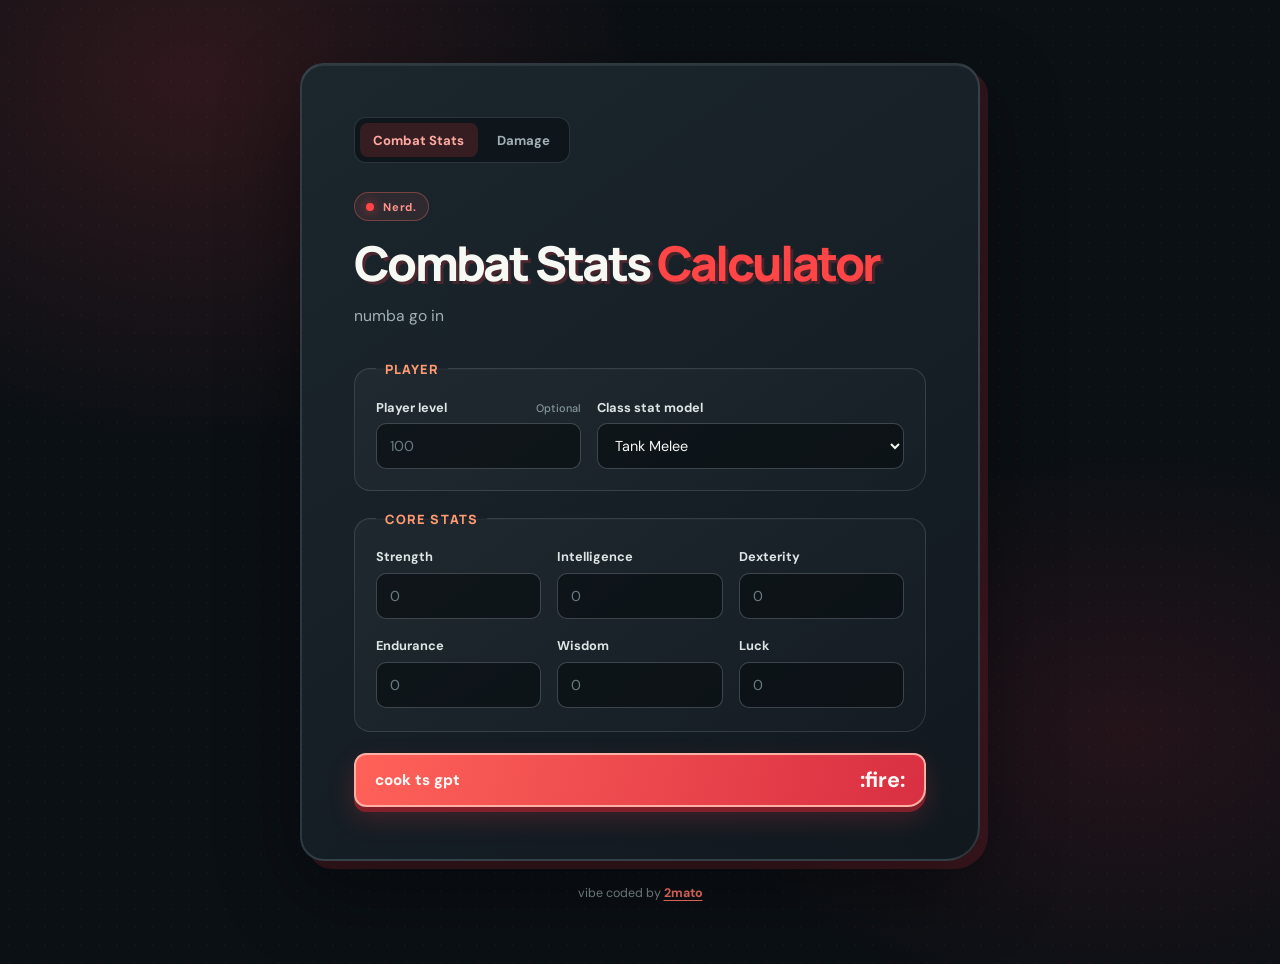
<file: index.html>
<!DOCTYPE html>
<html lang="en">
  <head>
    <meta charset="UTF-8" />
    <meta name="viewport" content="width=device-width, initial-scale=1.0" />
    <title>Combat Stats | AQW Calculator</title>
    <link rel="preconnect" href="https://fonts.googleapis.com" />
    <link rel="preconnect" href="https://fonts.gstatic.com" crossorigin />
    <link
      href="https://fonts.googleapis.com/css2?family=DM+Sans:wght@400;500;600;700&family=Manrope:wght@500;600;700;800&display=swap"
      rel="stylesheet"
    />
    <link rel="icon" href="wilted rose.png" />
    <link rel="stylesheet" href="style.css" />
  </head>
  <body>
    <main class="app-shell">
      <nav class="section-nav" aria-label="Calculator sections">
        <a class="active" href="index.html" aria-current="page">Combat Stats</a>
        <a href="damage.html">Damage</a>
      </nav>

      <header class="app-header">
        <p class="eyebrow"><span></span> Nerd.</p>
        <h1>Combat Stats <span>Calculator</span></h1>
        <p class="app-description">numba go in</p>
      </header>

      <form id="stats-form">
        <fieldset class="player-section">
          <legend>Player</legend>

          <div class="field">
            <label for="playerLvl">Player level <span class="optional">Optional</span></label>
            <input type="number" id="playerLvl" name="playerLvl" min="1" step="1" placeholder="100" />
          </div>

          <div class="field">
            <label for="stat-model">Class stat model</label>
            <select id="stat-model" name="statModel">
              <option value="meleeTank">Tank Melee</option>
              <option value="meleeDodge">Dodge Melee</option>
              <option value="meleePower">Power Melee</option>
              <option value="casterOffensive">Offensive Caster</option>
              <option value="casterDefensive">Defensive Caster</option>
              <option value="casterPower">Power Caster</option>
              <option value="hybridFull">Full Hybrid</option>
              <option value="hybridLuck">Luck Hybrid</option>
            </select>
          </div>
        </fieldset>

        <fieldset class="core-section">
          <legend>Core Stats</legend>
          <div class="stats-grid">
            <div class="field">
              <label for="str">Strength</label>
              <input type="number" step="any" id="str" name="str" placeholder="0" />
            </div>
            <div class="field">
              <label for="int">Intelligence</label>
              <input type="number" step="any" id="int" name="int" placeholder="0" />
            </div>
            <div class="field">
              <label for="dex">Dexterity</label>
              <input type="number" step="any" id="dex" name="dex" placeholder="0" />
            </div>
            <div class="field">
              <label for="end">Endurance</label>
              <input type="number" step="any" id="end" name="end" placeholder="0" />
            </div>
            <div class="field">
              <label for="wis">Wisdom</label>
              <input type="number" step="any" id="wis" name="wis" placeholder="0" />
            </div>
            <div class="field">
              <label for="luck">Luck</label>
              <input type="number" step="any" id="luck" name="luck" placeholder="0" />
            </div>
          </div>
        </fieldset>

        <button type="submit"><span>cook ts gpt</span><span aria-hidden="true">:fire:</span></button>
      </form>
    </main>
    <script src="app.js" defer></script>
    <footer class="app-footer">
      <p>
        vibe coded by <a href="https://github.com/0mato" target="_blank" rel="noopener noreferrer">2mato</a>
      </p>
    </footer>
  </body>
</html>
</file>
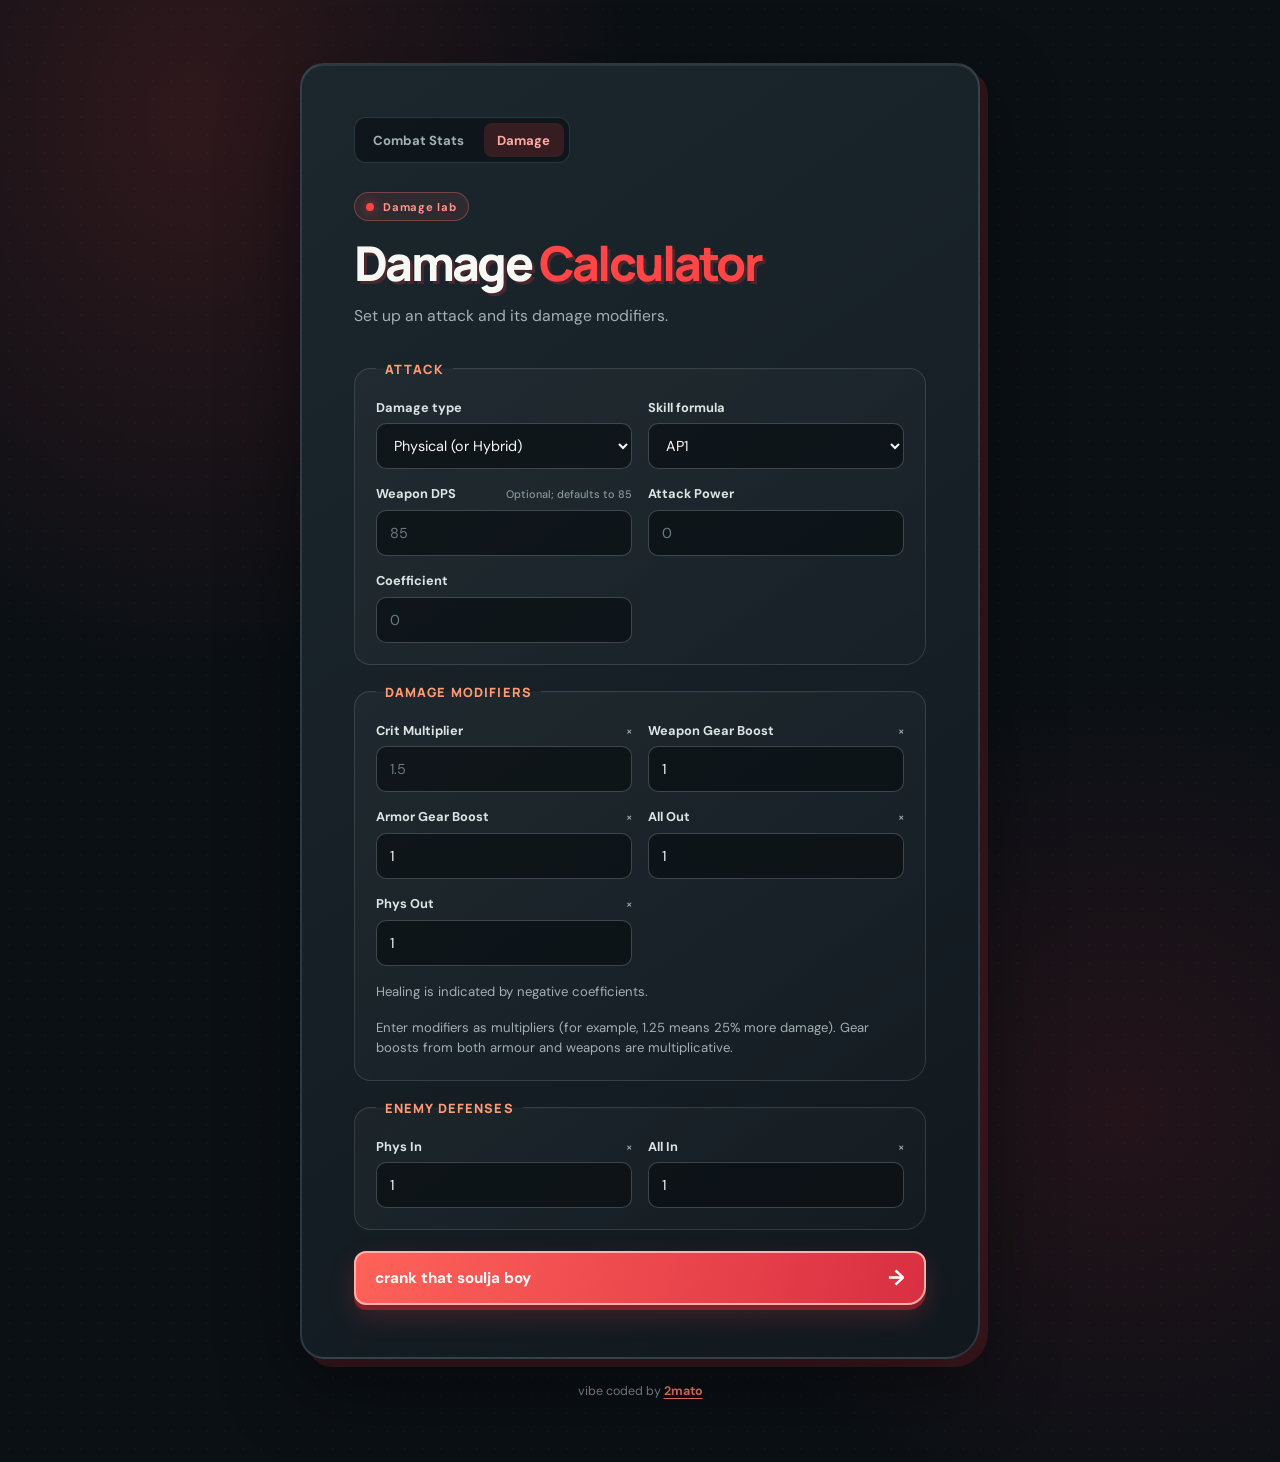
<file: damage.html>
<!DOCTYPE html>
<html lang="en">
  <head>
    <meta charset="UTF-8" />
    <meta name="viewport" content="width=device-width, initial-scale=1.0" />
    <title>Damage Calculator | AQW Calculator</title>
    <link rel="preconnect" href="https://fonts.googleapis.com" />
    <link rel="preconnect" href="https://fonts.gstatic.com" crossorigin />
    <link
      href="https://fonts.googleapis.com/css2?family=DM+Sans:wght@400;500;600;700&family=Manrope:wght@500;600;700;800&display=swap"
      rel="stylesheet"
    />
    <link rel="icon" href="wilted rose.png" />
    <link rel="stylesheet" href="style.css" />
    <script src="damage.js" defer></script>
  </head>
  <body>
    <main class="app-shell damage-shell">
      <nav class="section-nav" aria-label="Calculator sections">
        <a href="index.html">Combat Stats</a>
        <a class="active" href="damage.html" aria-current="page">Damage</a>
      </nav>

      <header class="app-header">
        <p class="eyebrow"><span></span> Damage lab</p>
        <h1>Damage <span>Calculator</span></h1>
        <p class="app-description">Set up an attack and its damage modifiers.</p>
      </header>

      <form class="damage-form" id="damage-form">
        <fieldset>
          <legend>Attack</legend>
          <div class="damage-grid">
            <div class="field">
              <label for="damage-type">Damage type</label>
              <select id="damage-type" name="damageType">
                <option value="physical">Physical (or Hybrid)</option>
                <option value="magical">Magical</option>
                <option value="true">True</option>
                <option value="dot">DoT </option>
              </select>
            </div>
            <div class="field" id="damage-formula-field">
              <label for="damage-formula">Skill formula</label>
              <select id="damage-formula" name="damageFormula">
                <option value="AP1">AP1</option>
                <option value="AP2">AP2</option>
                <option value="SP1">SP1</option>
                <option value="SP2">SP2</option>
                <option value="APSP1">APSP1</option>
                <option value="APSP2">APSP2</option>
              </select>
            </div>
            <div class="field" id="dot-function-type-field" hidden>
              <label for="dot-function-type">DoT Function</label>
              <select id="dot-function-type" name="dotFunctionType">
                <option value="AP1">AP1</option>
                <option value="AP2">AP2</option>
                <option value="SP1">SP1</option>
                <option value="SP2">SP2</option>
                <option value="hp">HP%</option>
                <option value="fixed">Fixed Number</option>
              </select>
            </div>
            <div class="field" id="weapon-dps-field">
              <label for="weapon-dps">Weapon DPS <span class="optional">Optional; defaults to 85</span></label>
              <input type="number" id="weapon-dps" name="weaponDps" min="0" step="any" placeholder="85" />
            </div>
            <div class="field" id="attack-power-field">
              <label for="attack-power">Attack Power</label>
              <input type="number" id="attack-power" name="attackPower" min="0" step="any" placeholder="0" required />
            </div>
            <div class="field" id="spell-power-field">
              <label for="spell-power">Spell Power</label>
              <input type="number" id="spell-power" name="spellPower" min="0" step="any" placeholder="0" required />
            </div>
            <div class="field" id="coefficient-field">
              <label for="coefficient">Coefficient</label>
              <input type="number" id="coefficient" name="coefficient" step="any" placeholder="0" required />
            </div>
            <div class="field" id="dot-attack-power-field" hidden>
              <label for="dot-attack-power">Attack Power</label>
              <input type="number" id="dot-attack-power" name="dotAttackPower" min="0" step="any" placeholder="0" />
            </div>
            <div class="field" id="dot-spell-power-field" hidden>
              <label for="dot-spell-power">Spell Power</label>
              <input type="number" id="dot-spell-power" name="dotSpellPower" min="0" step="any" placeholder="0" />
            </div>
            <div class="field" id="dot-max-hp-field" hidden>
              <label for="dot-max-hp">Max HP</label>
              <input type="number" id="dot-max-hp" name="dotMaxHp" min="0" step="any" placeholder="0" />
            </div>
            <div class="field" id="dot-fixed-number-field" hidden>
              <label for="dot-fixed-number">Fixed Number</label>
              <input type="number" id="dot-fixed-number" name="dotFixedNumber" step="any" placeholder="0" />
            </div>
            <div class="field" id="dot-duration-field" hidden>
              <label for="dot-duration">Aura Duration <span class="unit-label">seconds</span></label>
              <input type="number" id="dot-duration" name="dotDuration" min="1" step="any" placeholder="0" />
            </div>
            <div class="field" id="dot-seconds-per-tick-field" hidden>
              <label for="dot-seconds-per-tick">Seconds per Tick</label>
              <input type="number" id="dot-seconds-per-tick" name="dotSecondsPerTick" min="1" step="any" placeholder="1" />
            </div>
            <div class="field" id="dot-max-stacks-field" hidden>
              <label for="dot-max-stacks">Aura Max Stacks</label>
              <input type="number" id="dot-max-stacks" name="dotMaxStacks" min="1" step="1" value="1" />
            </div>
            <div class="field" id="dot-current-stacks-field" hidden>
              <label for="dot-current-stacks">Current Stacks <span class="optional">Optional; defaults to 1</span></label>
              <input type="number" id="dot-current-stacks" name="dotCurrentStacks" min="1" step="1" value="1" />
            </div>
          </div>
        </fieldset>

        <fieldset id="damage-modifiers-fieldset">
          <legend>Damage modifiers</legend>
          <div class="damage-grid" id="standard-damage-modifiers">
            <div class="field" id="crit-multiplier-field">
              <label for="crit-multiplier">Crit Multiplier <span class="unit-label">×</span></label>
              <input type="number" id="crit-multiplier" name="critMultiplier" min="0" step="any" placeholder="1.5" required />
            </div>
            <div class="field" id="weapon-boost-field">
              <label for="weapon-boost">Weapon Gear Boost <span class="unit-label">×</span></label>
              <input type="number" id="weapon-boost" name="weaponBoost" step="any" value="1" />
            </div>
            <div class="field" id="armor-boost-field">
              <label for="armor-boost">Armor Gear Boost <span class="unit-label">×</span></label>
              <input type="number" id="armor-boost" name="armorBoost" step="any" value="1" />
            </div>
            <div class="field" id="all-out-field">
              <label for="all-out">All Out <span class="unit-label">×</span></label>
              <input type="number" id="all-out" name="allOut" step="any" value="1" />
            </div>
            <div class="field" id="phys-out-field">
              <label for="phys-out">Phys Out <span class="unit-label">×</span></label>
              <input type="number" id="phys-out" name="physOut" step="any" value="1" />
            </div>
            <div class="field" id="mag-out-field" hidden>
              <label for="mag-out">Mag Out <span class="unit-label">×</span></label>
              <input type="number" id="mag-out" name="magOut" step="any" value="1" />
            </div>
          </div>
          <div class="damage-modifier-group" id="dot-static-group" hidden>
            <h3>Snapshotted stats</h3>
            <div class="damage-grid">
              <div class="field">
                <label for="dot-static-all-out">Static All Out <span class="unit-label">×</span></label>
                <input type="number" id="dot-static-all-out" name="dotStaticAllOut" step="any" value="1" />
              </div>
              <div class="field">
                <label for="dot-out">Static DoT Out <span class="unit-label">×</span></label>
                <input type="number" id="dot-out" name="dotOut" step="any" value="1" />
              </div>
            </div>
          </div>
          <div class="damage-modifier-group" id="dot-dynamic-group" hidden>
            <h3>Dynamic modifiers for each tick</h3>
            <div class="damage-grid">
              <div class="field">
                <label for="dot-dynamic-all-out">Dynamic All Out <span class="unit-label">×</span></label>
                <input type="number" id="dot-dynamic-all-out" name="dotDynamicAllOut" step="any" value="1" />
              </div>
              <div class="field">
                <label for="dot-mag-out">Mag Out <span class="unit-label">×</span></label>
                <input type="number" id="dot-mag-out" name="dotMagOut" step="any" value="1" />
              </div>
            </div>
          </div>
          <p class="damage-type-note" id="healing-sign-note">A negative coefficient automatically indicates healing; no separate heal selection is needed.</p>
          <p class="damage-type-note" id="damage-modifier-help">Enter modifiers as multipliers (for example, 1.25 means 25% more damage). A value of 1 is neutral. Weapon and Armor Gear Boosts multiply together for Physical and Magical damage.</p>
          <p class="damage-type-note" id="damage-type-note" aria-live="polite"></p>
        </fieldset>

        <fieldset id="enemy-defenses-fieldset">
          <legend>Enemy defenses</legend>
          <div class="damage-grid">
            <div class="field" id="phys-in-field">
              <label for="phys-in">Phys In <span class="unit-label">×</span></label>
              <input type="number" id="phys-in" name="physIn" step="any" value="1" />
            </div>
            <div class="field" id="mag-in-field" hidden>
              <label for="mag-in">Mag In <span class="unit-label">×</span></label>
              <input type="number" id="mag-in" name="magIn" step="any" value="1" />
            </div>
            <div class="field" id="all-in-field">
              <label for="all-in">All In <span class="unit-label">×</span></label>
              <input type="number" id="all-in" name="allIn" step="any" value="1" />
            </div>
            <div class="field" id="dot-in-field" hidden>
              <label for="dot-in">DoT In <span class="unit-label">×</span></label>
              <input type="number" id="dot-in" name="dotIn" step="any" value="1" />
            </div>
            <div class="field" id="dot-all-in-field" hidden>
              <label for="dot-all-in">All In <span class="unit-label">×</span></label>
              <input type="number" id="dot-all-in" name="dotAllIn" step="any" value="1" />
            </div>
          </div>
        </fieldset>

        <fieldset id="healing-modifiers-fieldset" hidden>
          <legend>Healing modifiers</legend>
          <div class="damage-grid">
            <div class="field">
              <label for="heal-in">Heal In <span class="unit-label">×</span></label>
              <input type="number" id="heal-in" name="healIn" step="any" value="1" />
            </div>
            <div class="field">
              <label for="heal-out">Heal Out <span class="unit-label">×</span></label>
              <input type="number" id="heal-out" name="healOut" step="any" value="1" />
            </div>
          </div>
        </fieldset>

        <button type="submit"><span>crank that soulja boy</span><span aria-hidden="true">→</span></button>
      </form>

      <section class="damage-result" id="damage-result" aria-live="polite" hidden>
        <p class="damage-result-label" id="damage-result-label"></p>
        <div class="damage-result-values">
          <div class="damage-result-item">
            <p class="damage-result-kind" id="damage-result-non-crit-label">Non-Crit</p>
            <p class="damage-result-value" id="damage-result-non-crit"></p>
          </div>
          <div class="damage-result-item" id="damage-result-crit-item">
            <p class="damage-result-kind">Crit</p>
            <p class="damage-result-value" id="damage-result-crit"></p>
          </div>
        </div>
        <p class="damage-rounding-warning">note: rounding in aqw is gay so this may be slightly off</p>
      </section>
      <section class="damage-formula-note" id="dot-formula-note" aria-live="polite" hidden>
        <p><strong id="pending-formula-title"></strong> <span id="pending-formula-description"></span></p>
      </section>
    </main>
    <footer class="app-footer">
      <p>
        vibe coded by <a href="https://github.com/0mato" target="_blank" rel="noopener noreferrer">2mato</a>
      </p>
    </footer>
  </body>
</html>
</file>
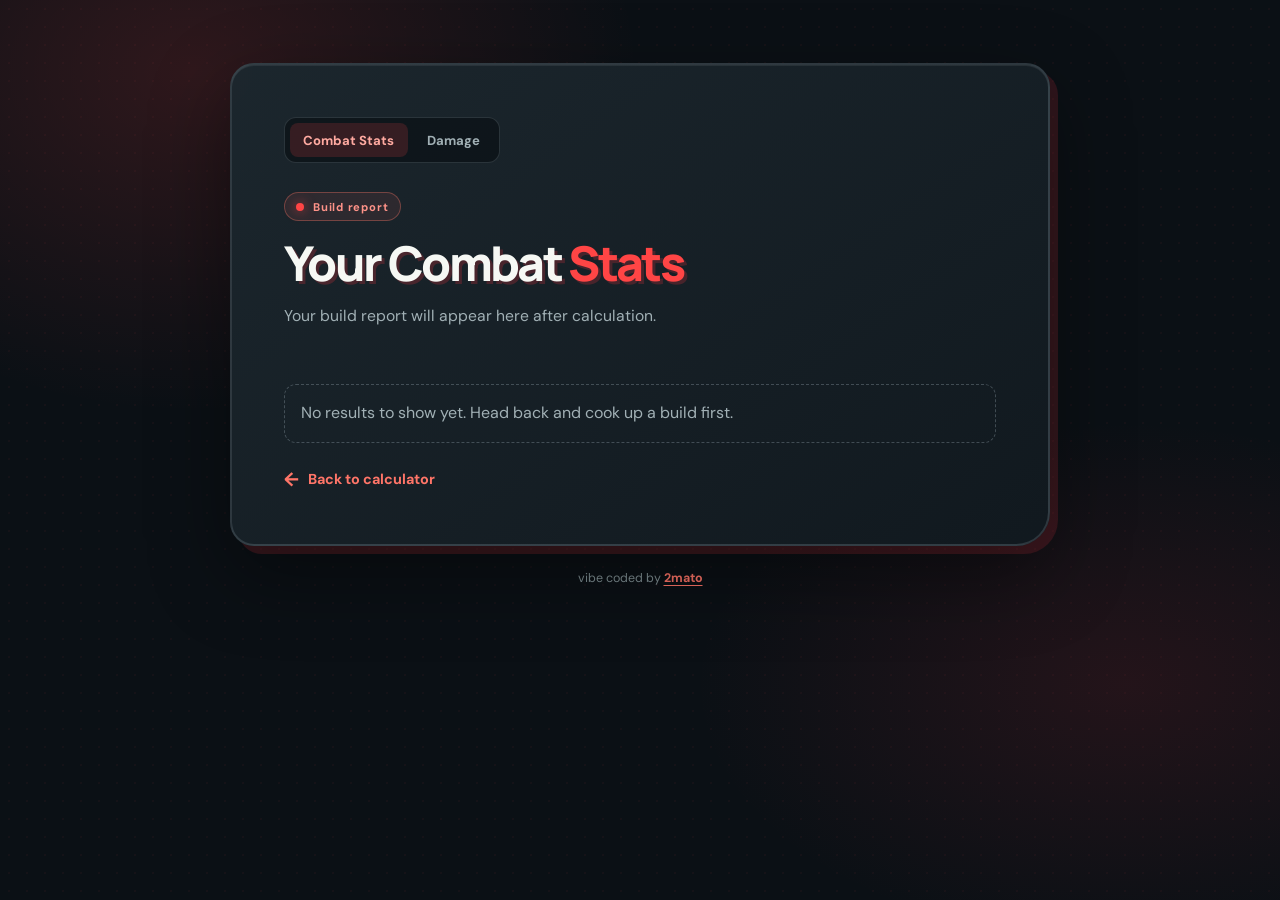
<file: results.html>
<!DOCTYPE html>
<html lang="en">
  <head>
    <meta charset="UTF-8" />
    <meta name="viewport" content="width=device-width, initial-scale=1.0" />
    <title>Results | AQW Calculator</title>
    <link rel="preconnect" href="https://fonts.googleapis.com" />
    <link rel="preconnect" href="https://fonts.gstatic.com" crossorigin />
    <link
      href="https://fonts.googleapis.com/css2?family=DM+Sans:wght@400;500;600;700&family=Manrope:wght@500;600;700;800&display=swap"
      rel="stylesheet"
    />
    <link rel="icon" href="wilted rose.png" />
    <link rel="stylesheet" href="style.css" />
    <script src="results.js" defer></script>
  </head>
  <body>
    <main class="app-shell results-shell">
      <nav class="section-nav" aria-label="Calculator sections">
        <a class="active" href="index.html" aria-current="page">Combat Stats</a>
        <a href="damage.html">Damage</a>
      </nav>

      <header class="app-header">
        <p class="eyebrow"><span></span> Build report</p>
        <h1>Your Combat <span>Stats</span></h1>
        <p class="app-description" id="result-summary">Crunching the numbers...</p>
      </header>

      <section class="results-grid" id="results-grid" aria-label="Calculated combat stats"></section>

      <section class="empty-state" id="empty-state" hidden>
        <p>No results to show yet. Head back and cook up a build first.</p>
      </section>

      <a class="back-link" href="index.html"><span aria-hidden="true">←</span> Back to calculator</a>
    </main>
    <footer class="app-footer">
      <p>
        vibe coded by <a href="https://github.com/0mato" target="_blank" rel="noopener noreferrer">2mato</a>
      </p>
    </footer>
  </body>
</html>
</file>
<file: style.css>
:root {
  color-scheme: dark;
  font-family: "DM Sans", sans-serif;
  font-synthesis: none;
  text-rendering: optimizeLegibility;
  -webkit-font-smoothing: antialiased;
  -moz-osx-font-smoothing: grayscale;
  --page: #0b1015;
  --surface: #151d24;
  --surface-raised: #202b33;
  --border: rgba(184, 201, 211, 0.17);
  --border-strong: rgba(184, 201, 211, 0.28);
  --text: #f6f8f4;
  --muted: #a1b0b5;
  --ember: #ff7568;
  --notuglycolour: #ff4545;
  --teal: #c92d3a;
  --orange: #ff9a72;
}

* {
  box-sizing: border-box;
}

body {
  min-width: 320px;
  min-height: 100vh;
  margin: 0;
  padding: clamp(2rem, 7vh, 5.5rem) 1.25rem;
  color: var(--text);
  background:
    radial-gradient(ellipse at 15% 8%, rgba(255, 69, 69, 0.15), transparent 28rem),
    radial-gradient(ellipse at 88% 76%, rgba(201, 45, 58, 0.13), transparent 27rem),
    radial-gradient(circle at 50% 50%, rgba(255, 95, 95, 0.04) 1px, transparent 1.5px),
    var(--page);
  background-size: auto, auto, 18px 18px, auto;
}

.app-shell {
  position: relative;
  width: min(100%, 680px);
  margin: 0 auto;
  padding: clamp(1.5rem, 5vw, 3.25rem);
  border: 2px solid var(--border);
  border-radius: 24px 24px 34px 24px;
  background:
    linear-gradient(145deg, rgba(28, 39, 46, 0.98), rgba(17, 25, 31, 0.99));
  box-shadow:
    8px 8px 0 rgba(201, 45, 58, 0.18),
    0 28px 80px rgba(0, 0, 0, 0.42),
    inset 0 1px rgba(255, 255, 255, 0.07);
}

.app-header {
  margin-bottom: 2rem;
}

.section-nav {
  display: inline-flex;
  gap: 0.35rem;
  margin-bottom: 1.8rem;
  padding: 0.3rem;
  border: 1px solid var(--border);
  border-radius: 12px;
  background: rgba(7, 12, 16, 0.55);
}

.section-nav a {
  padding: 0.55rem 0.85rem;
  border-radius: 8px;
  color: var(--muted);
  font-size: 0.82rem;
  font-weight: 700;
  text-decoration: none;
  transition: color 160ms ease, background-color 160ms ease;
}

.section-nav a:hover {
  color: var(--text);
}

.section-nav a.active {
  background: rgba(255, 69, 69, 0.16);
  color: #ffaaa1;
}

.eyebrow {
  display: inline-flex;
  align-items: center;
  gap: 0.55rem;
  margin: 0 0 1rem;
  padding: 0.42rem 0.7rem;
  border: 1px solid color-mix(in srgb, var(--ember) 34%, transparent);
  border-radius: 999px;
  background: color-mix(in srgb, var(--ember) 9%, transparent);
  color: color-mix(in srgb, var(--ember) 78%, white);
  font-size: 0.7rem;
  font-weight: 700;
  letter-spacing: 0.07em;
}

.eyebrow span {
  width: 8px;
  height: 8px;
  border-radius: 50%;
  background: var(--notuglycolour);
  box-shadow: 0 0 12px rgba(255, 69, 69, 0.75);
}

h1 {
  max-width: 600px;
  margin: 0;
  font-family: "Manrope", sans-serif;
  font-size: clamp(2rem, 6vw, 3rem);
  font-weight: 800;
  letter-spacing: -0.055em;
  line-height: 1.08;
  text-shadow: 3px 3px 0 rgba(201, 45, 58, 0.28);
}

h1 span {
  color: var(--notuglycolour);
}

.app-description {
  margin: 0.85rem 0 0;
  color: var(--muted);
  font-size: 0.98rem;
  line-height: 1.6;
}

.app-description strong {
  color: var(--orange);
}

#stats-form {
  display: grid;
  gap: 1.15rem;
}

fieldset {
  min-width: 0;
  margin: 0;
  padding: 1.3rem;
  border: 1px solid var(--border);
  border-radius: 16px 16px 21px 16px;
  background: linear-gradient(145deg, rgba(255, 255, 255, 0.035), rgba(255, 255, 255, 0.012));
  box-shadow: inset 0 1px rgba(255, 255, 255, 0.025);
}

legend {
  padding: 0 0.55rem;
  color: var(--orange);
  font-family: "Manrope", sans-serif;
  font-size: 0.8rem;
  font-weight: 800;
  letter-spacing: 0.09em;
  text-transform: uppercase;
}

.player-section {
  display: grid;
  grid-template-columns: 0.8fr 1.2fr;
  gap: 1rem;
}

.core-section {
  padding-bottom: 1.45rem;
}

.stats-grid {
  display: grid;
  grid-template-columns: repeat(3, minmax(0, 1fr));
  gap: 1.15rem 1rem;
}

.field {
  display: grid;
  align-content: start;
  gap: 0.48rem;
  min-width: 0;
}

label {
  display: flex;
  align-items: baseline;
  justify-content: space-between;
  gap: 0.5rem;
  color: #dce5e4;
  font-size: 0.8rem;
  font-weight: 700;
}

.optional {
  color: #84979b;
  font-size: 0.68rem;
  font-weight: 500;
}

input,
select {
  width: 100%;
  min-width: 0;
  height: 46px;
  padding: 0 0.8rem;
  border: 1px solid var(--border-strong);
  border-radius: 10px;
  outline: none;
  background-color: rgba(7, 12, 16, 0.62);
  color: var(--text);
  font: inherit;
  font-size: 0.9rem;
  transition: border-color 160ms ease, box-shadow 160ms ease, background-color 160ms ease;
}

input::placeholder {
  color: #697c82;
}

select {
  cursor: pointer;
}

input:hover,
select:hover {
  border-color: rgba(255, 69, 69, 0.72);
}

input:focus,
select:focus {
  border-color: var(--notuglycolour);
  background-color: rgba(7, 12, 16, 0.88);
  box-shadow: 0 0 0 3px rgba(255, 69, 69, 0.18);
}

button[type="submit"] {
  display: flex;
  align-items: center;
  justify-content: space-between;
  min-height: 54px;
  margin-top: 0.15rem;
  padding: 0 1.2rem;
  border: 2px solid #ffb0a5;
  border-radius: 12px 12px 18px 12px;
  background: linear-gradient(105deg, #ff6259, #d92f42);
  color: #fff8f6;
  font: inherit;
  font-size: 0.95rem;
  font-weight: 800;
  cursor: pointer;
  box-shadow: 0 5px 0 #81202b, 0 11px 26px rgba(232, 55, 67, 0.22);
  transition: transform 160ms ease, filter 160ms ease, box-shadow 160ms ease;
}

button[type="submit"] span:last-child {
  font-size: 1.35rem;
  font-weight: 700;
  transition: transform 160ms ease;
}

button[type="submit"]:hover {
  filter: brightness(1.07);
  box-shadow: 0 7px 0 #81202b, 0 15px 32px rgba(232, 55, 67, 0.32);
  transform: translateY(-2px) rotate(-0.3deg);
}

button[type="submit"]:active {
  box-shadow: 0 2px 0 #81202b;
  transform: translateY(3px);
}

button[type="submit"]:hover span:last-child {
  transform: rotate(12deg) scale(1.15);
}

button:focus-visible {
  outline: 3px solid var(--ember);
  outline-offset: 4px;
}

.app-footer {
  width: min(100%, 680px);
  margin: 1.5rem auto 0;
  color: #819094;
  font-size: 0.78rem;
  text-align: center;
}

.app-footer p {
  margin: 0;
}

.app-footer a {
  color: var(--ember);
  font-weight: 700;
  text-decoration-thickness: 1px;
  text-underline-offset: 3px;
}

.app-footer a:hover {
  color: var(--notuglycolour);
}

.results-shell {
  width: min(100%, 820px);
}

.results-grid {
  display: grid;
  grid-template-columns: repeat(3, minmax(0, 1fr));
  gap: 0.9rem;
  margin-bottom: 1.5rem;
}

.result-card {
  min-width: 0;
  padding: 1rem;
  border: 1px solid var(--border);
  border-radius: 14px;
  background: linear-gradient(145deg, rgba(255, 255, 255, 0.045), rgba(255, 255, 255, 0.015));
}

.result-card h2 {
  margin: 0;
  color: #dce5e4;
  font-size: 0.82rem;
  font-weight: 600;
}

.result-value {
  margin: 0.45rem 0 0;
  color: var(--text);
  font-family: "Manrope", sans-serif;
  font-size: clamp(1.35rem, 3vw, 1.8rem);
  font-weight: 800;
  letter-spacing: -0.04em;
  overflow-wrap: anywhere;
}

.empty-state {
  margin-bottom: 1.5rem;
  padding: 1rem;
  border: 1px dashed var(--border-strong);
  border-radius: 12px;
  color: var(--muted);
  line-height: 1.55;
}

.empty-state p {
  margin: 0;
}

.back-link {
  display: inline-flex;
  align-items: center;
  gap: 0.55rem;
  color: var(--ember);
  font-size: 0.9rem;
  font-weight: 700;
  text-decoration: none;
}

.back-link span {
  font-size: 1.2rem;
  transition: transform 160ms ease;
}

.back-link:hover {
  color: var(--notuglycolour);
}

.back-link:hover span {
  transform: translateX(-3px);
}

.damage-shell {
  width: min(100%, 680px);
}

.damage-form {
  display: grid;
  gap: 1.15rem;
}

.damage-grid {
  display: grid;
  grid-template-columns: repeat(2, minmax(0, 1fr));
  gap: 1rem;
}

.damage-grid > .field[hidden] {
  display: none;
}

.damage-form .field[hidden] {
  display: none;
}

.damage-grid[hidden],
.damage-modifier-group[hidden],
#enemy-defenses-fieldset[hidden],
#healing-modifiers-fieldset[hidden] {
  display: none;
}

.damage-modifier-group {
  margin-top: 1.25rem;
}

.damage-modifier-group h3 {
  margin: 0 0 0.8rem;
  color: var(--text);
  font-family: "Manrope", sans-serif;
  font-size: 0.95rem;
}

.damage-result[hidden],
.damage-formula-note[hidden] {
  display: none;
}

.unit-label {
  color: var(--muted);
  font-size: 0.72rem;
  font-weight: 500;
}

.damage-type-note {
  min-height: 1.4em;
  margin: 1rem 0 0;
  color: var(--muted);
  font-size: 0.82rem;
  line-height: 1.55;
}

.damage-type-note:empty {
  display: none;
}

.damage-form input:disabled {
  border-color: var(--border);
  color: #78858a;
  cursor: not-allowed;
  opacity: 0.62;
}

.damage-formula-note {
  margin-top: 1.15rem;
  padding: 1rem 1.1rem;
  border: 1px dashed var(--border-strong);
  border-radius: 12px;
  color: var(--muted);
  font-size: 0.88rem;
  line-height: 1.55;
}

.damage-formula-note p {
  margin: 0;
}

.damage-formula-note strong {
  color: var(--orange);
}

.damage-result {
  margin-top: 1.2rem;
  padding: 1.35rem;
  border: 1px solid rgba(255, 69, 69, 0.35);
  border-radius: 16px;
  background: linear-gradient(145deg, rgba(255, 69, 69, 0.1), rgba(255, 255, 255, 0.015));
  text-align: center;
}

.damage-result--damage {
  border-color: rgba(255, 69, 69, 0.45);
  background: linear-gradient(145deg, rgba(255, 69, 69, 0.14), rgba(255, 255, 255, 0.015));
}

.damage-result--healing {
  border-color: rgba(73, 210, 145, 0.45);
  background: linear-gradient(145deg, rgba(42, 185, 119, 0.16), rgba(255, 255, 255, 0.015));
}

.damage-result-label {
  margin: 0;
  color: var(--muted);
  font-size: 0.76rem;
  font-weight: 700;
  letter-spacing: 0.08em;
  text-transform: uppercase;
}

.damage-result-values {
  display: grid;
  grid-template-columns: repeat(2, minmax(0, 1fr));
  gap: 1rem;
  margin-top: 0.75rem;
}

.damage-result-item {
  min-width: 0;
  padding: 0.8rem;
  border: 1px solid var(--border);
  border-radius: 12px;
  background: rgba(7, 12, 16, 0.35);
}

.damage-result-kind {
  margin: 0;
  color: var(--muted);
  font-size: 0.76rem;
  font-weight: 700;
  letter-spacing: 0.08em;
  text-transform: uppercase;
}

.damage-result-value {
  margin: 0.2rem 0 0;
  color: var(--text);
  font-family: "Manrope", sans-serif;
  font-size: clamp(1.8rem, 7vw, 2.8rem);
  font-weight: 800;
  letter-spacing: -0.05em;
}

.damage-result-value--damage {
  color: #ff7568;
}

.damage-result-value--healing {
  color: #6de0a6;
}

.damage-rounding-warning {
  margin: 0;
  color: var(--muted);
  font-size: 0.78rem;
  line-height: 1.5;
}

@media (max-width: 560px) {
  body {
    padding: 1.5rem 0.85rem;
  }

  .app-shell {
    padding: 1.4rem;
    border-radius: 19px 19px 27px 19px;
  }

  .app-shell::after {
    right: 15px;
  }

  .player-section {
    grid-template-columns: 1fr;
  }

  .stats-grid {
    grid-template-columns: repeat(2, minmax(0, 1fr));
    gap: 1rem 0.75rem;
  }

  .damage-grid {
    grid-template-columns: 1fr;
  }

  .results-grid {
    grid-template-columns: repeat(2, minmax(0, 1fr));
  }

  fieldset {
    padding: 1.1rem;
  }

  .eyebrow {
    max-width: 100%;
    font-size: 0.63rem;
    letter-spacing: 0.035em;
  }

  .section-nav {
    margin-bottom: 1.5rem;
  }
}

@media (prefers-reduced-motion: reduce) {
  *,
  *::before,
  *::after {
    scroll-behavior: auto !important;
    transition-duration: 0.01ms !important;
    animation-duration: 0.01ms !important;
    animation-iteration-count: 1 !important;
  }
}
</file>
